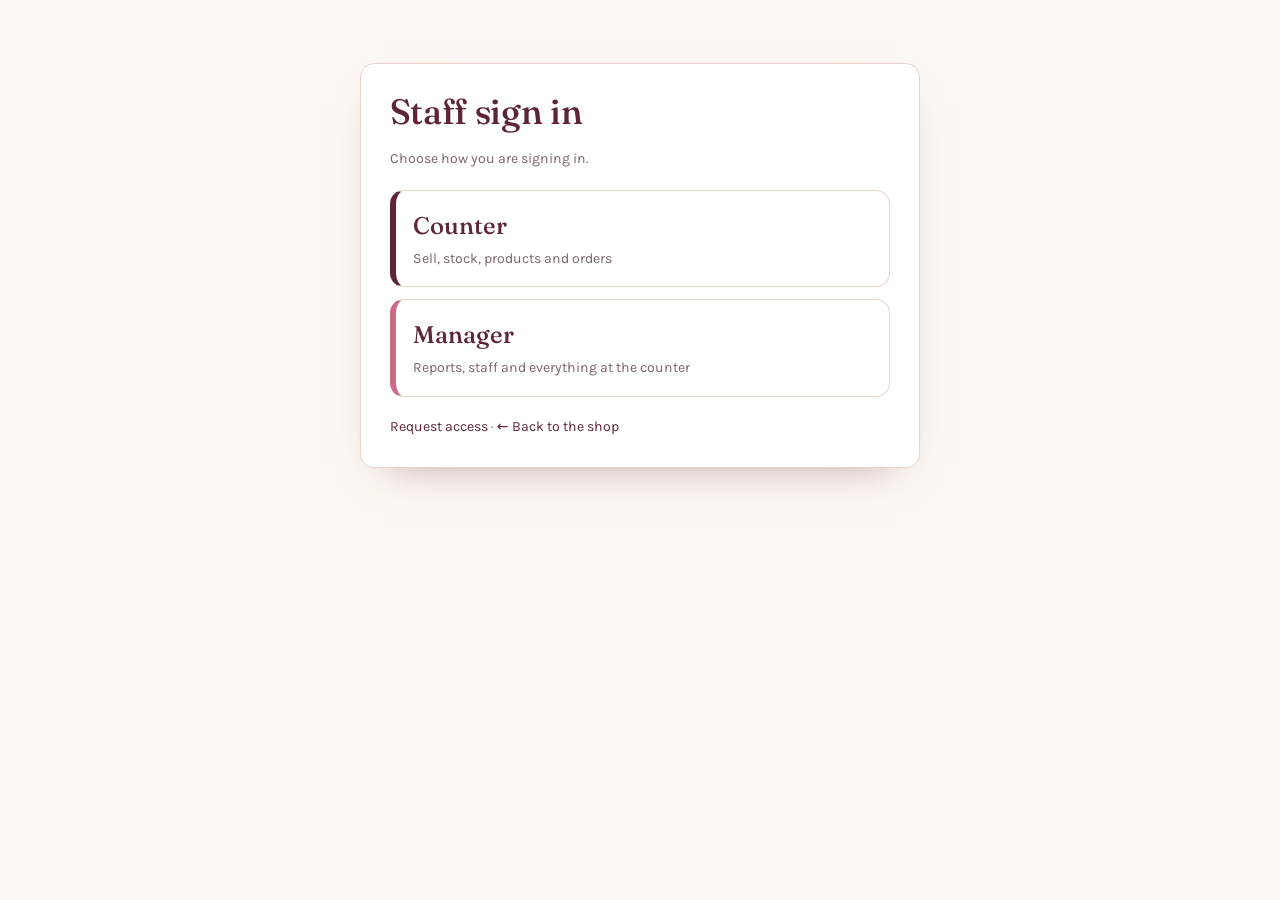
<file: index.html>
<!doctype html>
<html lang="en">
<head>
<meta charset="utf-8">
<meta name="viewport" content="width=device-width, initial-scale=1, viewport-fit=cover">
<title>Staff sign in</title>
<meta name="robots" content="noindex, nofollow">
<meta name="theme-color" content="#FDF8F3" media="(prefers-color-scheme: light)">
<meta name="theme-color" content="#1E1216" media="(prefers-color-scheme: dark)">
<script>(function(){try{var t=localStorage.getItem("maggies_theme");if(!t){t=matchMedia("(prefers-color-scheme: dark)").matches?"dark":"light";}document.documentElement.setAttribute("data-theme",t);}catch(e){}})();</script>
<link href="https://fonts.googleapis.com/css2?family=Fraunces:opsz,wght@9..144,400;9..144,500&family=Karla:wght@400;600;700&display=swap" rel="stylesheet">
<link rel="stylesheet" href="css/styles.css?v=202610202031">
<link rel="stylesheet" href="css/stores.css?v=202610202031">
<link rel="stylesheet" href="css/admin.css?v=202610202031">
</head>
<body class="admin">
<section class="gate gate--wide">
  <h1>Staff sign in</h1>
  <p>Choose how you are signing in.</p>
  <div class="doors">
    <a class="door door--maggies" href="counter.html"><b>Counter</b><small>Sell, stock, products and orders</small></a>
    <a class="door door--owner" href="manager.html"><b>Manager</b><small>Reports, staff and everything at the counter</small></a>
  </div>
  <p class="gate__links"><a href="request.html">Request access</a> &middot; <a href="https://maggiescollection.co.ke/">&larr; Back to the shop</a></p>
  <script src="js/theme.js?v=202610202031"></script>
</section>
</body>
</html>
</file>
<file: css/styles.css>
/* ===========================================================
   MAGGIE'S COLLECTION — styles.css
   Palette: "Rosewater Atelier" (cream + pink)
   Built by Flynn Technologies
   All colour, spacing and type values live as tokens below.
   No hardcoded hex values appear outside this :root block.
   =========================================================== */

/* ===========================================================
   Theme: "Rosewater Atelier" — a light (default) and dark pair
   of the same cream + pink brand. --white is a fixed constant
   (never swaps) for text sitting on a solid rose button.
   --surface is the theme-aware card/input background that used
   to be a bare white; everything else is a semantic token that
   flips meaning between the two blocks below.
   The active theme is set as data-theme="light|dark" on <html>
   by js/theme.js; a page defaults to light until that runs.
   =========================================================== */

:root, [data-theme="light"] {
  color-scheme: light;
  --porcelain: #FDF8F3;   /* page base cream            */
  --shell:     #F7EAE3;   /* raised cream surface       */
  --blush:     #F2CAD3;   /* soft pink fields           */
  --rose:      #C96C86;   /* primary pink accent        */
  --plum:      #5E2438;   /* deep contrast ink          */
  --ink:       #3B2A2F;   /* body text                  */
  --ink-soft:  #7A6469;   /* secondary text             */
  --line:      #E7D5CE;   /* hairlines + borders        */
  --surface:   #FFFFFF;   /* cards, inputs, chips       */
  --white:     #FFFFFF;   /* fixed — text on rose       */
  --cta:       #5E2438;   /* fixed — solid brand button/chip surfaces */
  --good:      #3F7D5B;
  --warn:      #B3541E;
}

[data-theme="dark"] {
  color-scheme: dark;
  --porcelain: #1E1216;   /* page base, near-black plum */
  --shell:     #2A181E;   /* raised dark surface        */
  --blush:     #4A2530;   /* muted pink fields          */
  --rose:      #E38DA2;   /* primary pink accent        */
  --plum:      #F8ECEF;   /* now the light heading ink  */
  --ink:       #EDE0E2;   /* body text                  */
  --ink-soft:  #C1A0A8;   /* secondary text             */
  --line:      #47303A;   /* hairlines + borders        */
  --surface:   #33212A;   /* cards, inputs, chips       */
  --white:     #FFFFFF;   /* fixed — text on rose       */
  --cta:       #7C2D40;   /* fixed — solid brand button/chip surfaces, brighter for a dark page */
  --good:      #6FBF95;
  --warn:      #E08A52;
}

:root {
  /* Deliberately NOT theme-aware — the footer is designed as a
     permanently dark band in both themes, same as many sites keep
     a dark footer regardless of light/dark mode elsewhere. */
  --foot-bg:     #5E2438;
  --foot-text:   #F7EAE3;
  --foot-accent: #F2CAD3;

  /* --- type --- */
  --display: "Fraunces", Georgia, "Times New Roman", serif;
  --body: "Karla", "Segoe UI", system-ui, -apple-system, sans-serif;

  /* --- scale --- */
  --step--1: clamp(0.82rem, 0.8rem + 0.1vw, 0.88rem);
  --step-0:  clamp(1rem, 0.97rem + 0.15vw, 1.08rem);
  --step-1:  clamp(1.25rem, 1.15rem + 0.5vw, 1.5rem);
  --step-2:  clamp(1.6rem, 1.4rem + 1vw, 2.2rem);
  --step-3:  clamp(2.1rem, 1.7rem + 2vw, 3.4rem);
  --step-4:  clamp(2.8rem, 2rem + 4vw, 5.2rem);

  /* --- layout --- */
  --gutter: clamp(1.1rem, 4vw, 2.6rem);
  --max: 1180px;
  --radius-s: 6px;
  --radius-m: 14px;
  --radius-pill: 999px;
  --shadow: 0 18px 44px -28px rgba(94, 36, 56, 0.55);
  --ease: cubic-bezier(0.22, 0.61, 0.36, 1);
}

*, *::before, *::after { box-sizing: border-box; }

html { scroll-behavior: smooth; -webkit-text-size-adjust: 100%; }

body {
  margin: 0;
  background: var(--porcelain);
  color: var(--ink);
  font-family: var(--body);
  font-size: var(--step-0);
  line-height: 1.6;
  overflow-x: hidden;
  transition: background-color 0.25s var(--ease), color 0.25s var(--ease);
}

body.is-locked { overflow: hidden; }

img { max-width: 100%; display: block; }

a { color: var(--plum); text-decoration: none; }
a:hover { color: var(--rose); }

h1, h2, h3, h4 {
  font-family: var(--display);
  font-weight: 500;
  line-height: 1.08;
  letter-spacing: -0.01em;
  margin: 0 0 0.5em;
  color: var(--plum);
}

h1 { font-size: var(--step-4); }
h2 { font-size: var(--step-3); }
h3 { font-size: var(--step-1); }

p { margin: 0 0 1em; max-width: 66ch; }

:focus-visible {
  outline: 2px solid var(--rose);
  outline-offset: 3px;
  border-radius: var(--radius-s);
}

.wrap { width: 100%; max-width: var(--max); margin-inline: auto; padding-inline: var(--gutter); }

.section { padding-block: clamp(3rem, 8vw, 6rem); }
.section--tight { padding-block: clamp(2rem, 5vw, 3.5rem); }
.section--shell { background: var(--shell); }

.skip {
  position: absolute; left: -9999px; top: 0;
  background: var(--cta); color: var(--white);
  padding: 0.7rem 1rem; z-index: 999;
}
.skip:focus { left: 0; }

/* ---------------- header ---------------- */

.site-head {
  position: sticky; top: 0; z-index: 60;
  background: color-mix(in srgb, var(--porcelain) 88%, transparent);
  backdrop-filter: blur(10px);
  border-bottom: 1px solid var(--line);
}

.site-head__bar {
  display: flex; align-items: center; justify-content: space-between;
  gap: 1rem; min-height: 68px;
}

.brand { display: flex; flex-direction: column; line-height: 1; }
.brand__name {
  font-family: var(--display);
  font-size: 1.32rem;
  color: var(--plum);
  letter-spacing: 0.02em;
}
.brand__note { font-size: 0.66rem; color: var(--ink-soft); letter-spacing: 0.18em; }

.nav { display: flex; align-items: center; gap: 1.6rem; }
.nav a { font-size: var(--step--1); color: var(--ink); }
.nav a[aria-current="page"] { color: var(--rose); }

.head-tools { display: flex; align-items: center; gap: 0.6rem; }

.icon-btn {
  appearance: none; border: 1px solid var(--line); background: var(--surface);
  color: var(--plum); border-radius: var(--radius-pill);
  padding: 0.45rem 0.9rem; font: inherit; font-size: var(--step--1);
  cursor: pointer; display: inline-flex; align-items: center; gap: 0.4rem;
}
.icon-btn:hover { border-color: var(--rose); color: var(--rose); }

.cart-count {
  background: var(--rose); color: var(--white);
  border-radius: var(--radius-pill);
  min-width: 1.35rem; padding: 0 0.35rem;
  font-size: 0.72rem; text-align: center;
}

.burger { display: none; }

@media (max-width: 860px) {
  .burger { display: inline-flex; }
  .nav {
    position: fixed; inset: 68px 0 auto 0;
    flex-direction: column; align-items: flex-start; gap: 0;
    background: var(--porcelain);
    border-bottom: 1px solid var(--line);
    padding: 0 var(--gutter);
    max-height: 0; overflow: hidden;
    transition: max-height 0.35s var(--ease);
  }
  .nav.is-open { max-height: 70vh; padding-block: 0.6rem 1.4rem; }
  .nav a { padding: 0.8rem 0; width: 100%; border-bottom: 1px solid var(--line); }
}

/* ---------------- hero ---------------- */

.hero { position: relative; padding-block: clamp(2.5rem, 7vw, 5rem) clamp(3rem, 8vw, 6rem); }

.hero__grid {
  display: grid; gap: clamp(1.8rem, 5vw, 3.4rem);
  grid-template-columns: 1fr;
  align-items: center;
}

@media (min-width: 900px) {
  .hero__grid { grid-template-columns: 1.05fr 0.95fr; }
}

.hero__title { margin-bottom: 0.35em; }
.hero__lead { font-size: var(--step-1); color: var(--ink-soft); max-width: 34ch; }

.hero__actions { display: flex; flex-wrap: wrap; gap: 0.8rem; margin-top: 1.8rem; }

/* the arch is the one bold moment on the page */
.arch {
  position: relative;
  aspect-ratio: 3 / 4;
  border-radius: 50vw 50vw var(--radius-m) var(--radius-m);
  background:
    radial-gradient(120% 90% at 50% 0%, var(--blush) 0%, var(--shell) 58%, var(--porcelain) 100%);
  border: 1px solid var(--line);
  overflow: hidden;
  box-shadow: var(--shadow);
}
.arch img { width: 100%; height: 100%; object-fit: cover; }
.arch__seal {
  position: absolute; left: 50%; bottom: 1.2rem; transform: translateX(-50%);
  background: var(--surface); border: 1px solid var(--line);
  border-radius: var(--radius-pill);
  padding: 0.45rem 1.1rem;
  font-size: var(--step--1); color: var(--plum);
  white-space: nowrap;
}

/* ---------------- buttons ---------------- */

.btn {
  display: inline-flex; align-items: center; justify-content: center; gap: 0.5rem;
  font: inherit; font-size: var(--step--1); letter-spacing: 0.02em;
  padding: 0.85rem 1.6rem;
  border-radius: var(--radius-pill);
  border: 1px solid transparent;
  cursor: pointer;
  transition: background 0.2s var(--ease), color 0.2s var(--ease), border-color 0.2s var(--ease);
}
.btn--solid { background: var(--cta); color: var(--white); }
.btn--solid:hover { background: var(--rose); color: var(--white); }
.btn--rose { background: var(--rose); color: var(--white); }
.btn--rose:hover { background: var(--cta); color: var(--white); }
.btn--ghost { background: transparent; color: var(--plum); border-color: var(--plum); }
.btn--ghost:hover { border-color: var(--rose); color: var(--rose); }
.btn--wide { width: 100%; }
.btn[disabled] { opacity: 0.55; cursor: not-allowed; }

/* ---------------- category rail ---------------- */

.rail-head {
  display: flex; align-items: baseline; justify-content: space-between;
  gap: 1rem; margin-bottom: 1.2rem;
}
.rail-head h2 { margin: 0; }

.rail {
  display: grid; grid-auto-flow: column;
  grid-auto-columns: minmax(214px, 62vw);
  gap: 1rem;
  overflow-x: auto;
  scroll-snap-type: x mandatory;
  padding-bottom: 0.8rem;
  scrollbar-width: thin;
}
@media (min-width: 720px) { .rail { grid-auto-columns: minmax(250px, 30%); } }
.rail > * { scroll-snap-align: start; }

/* ---------------- product card ---------------- */

.card {
  background: var(--surface);
  border: 1px solid var(--line);
  border-radius: var(--radius-m);
  overflow: hidden;
  display: flex; flex-direction: column;
}
.card__media {
  aspect-ratio: 4 / 5;
  background: var(--shell);
  position: relative;
}
.card__media img { width: 100%; height: 100%; object-fit: cover; }
.card__tag {
  position: absolute; top: 0.7rem; left: 0.7rem;
  background: var(--blush); color: var(--plum);
  font-size: 0.7rem; padding: 0.25rem 0.7rem;
  border-radius: var(--radius-pill);
}
.card__body { padding: 0.8rem 0.85rem 0.9rem; display: flex; flex-direction: column; gap: 0.3rem; flex: 1; }
.card__name { font-family: var(--display); font-size: 1rem; line-height: 1.15; color: var(--plum); }
.card__desc { font-size: var(--step--1); color: var(--ink-soft); margin: 0; }
.card__foot { margin-top: auto; display: flex; flex-direction: column; align-items: stretch; gap: 0.5rem; padding-top: 0.5rem; }
.card__price { font-weight: 700; color: var(--ink); }
.card__foot .btn { padding: 0.65rem 1rem; font-size: 0.86rem; }

@media (min-width: 620px) {
  .card__foot { flex-direction: row; align-items: center; justify-content: space-between; }
  .card__foot .btn { padding: 0.85rem 1.6rem; font-size: var(--step--1); }
}

/* ---------------- catalogue ---------------- */

.chips {
  position: sticky; top: 68px; z-index: 40;
  display: flex; gap: 0.5rem; overflow-x: auto;
  padding: 0.8rem 0;
  background: var(--porcelain);
  border-bottom: 1px solid var(--line);
  scrollbar-width: none;
}
.chips::-webkit-scrollbar { display: none; }
.chip {
  flex: 0 0 auto;
  border: 1px solid var(--line); background: var(--surface);
  color: var(--ink); border-radius: var(--radius-pill);
  padding: 0.45rem 1rem; font: inherit; font-size: var(--step--1);
  cursor: pointer; white-space: nowrap;
}
.chip.is-active { background: var(--cta); color: var(--white); border-color: var(--cta); }

.grid {
  display: grid; gap: 0.85rem;
  grid-template-columns: repeat(2, 1fr);
}
@media (min-width: 620px) {
  .grid {
    gap: 1rem;
    grid-template-columns: repeat(auto-fill, minmax(min(100%, 240px), 1fr));
  }
}

.cat-block { padding-top: 2.2rem; }
.cat-block__head { display: flex; align-items: baseline; gap: 0.8rem; margin-bottom: 1rem; }
.cat-block__count { font-size: var(--step--1); color: var(--ink-soft); }

.state {
  padding: 2.5rem 1rem; text-align: center; color: var(--ink-soft);
  border: 1px dashed var(--line); border-radius: var(--radius-m);
  background: var(--surface);
}

/* ---------------- editorial blocks ---------------- */

.split { display: grid; gap: clamp(1.5rem, 5vw, 3rem); grid-template-columns: 1fr; }
@media (min-width: 880px) { .split { grid-template-columns: 1fr 1fr; align-items: start; } }

.note-list { list-style: none; margin: 0; padding: 0; display: grid; gap: 1px; background: var(--line); border: 1px solid var(--line); border-radius: var(--radius-m); overflow: hidden; }
.note-list li { background: var(--surface); padding: 1rem 1.2rem; }
.note-list b { color: var(--plum); font-weight: 600; }

.table { width: 100%; border-collapse: collapse; background: var(--surface); border: 1px solid var(--line); border-radius: var(--radius-m); overflow: hidden; }
.table th, .table td { padding: 0.75rem 0.9rem; text-align: left; border-bottom: 1px solid var(--line); font-size: var(--step--1); }
.table th { background: var(--shell); color: var(--plum); font-weight: 600; }
.table tr:last-child td { border-bottom: 0; }
.table-scroll { overflow-x: auto; }

/* scroll reveal — one quiet entrance, disabled for reduced motion */
.reveal { opacity: 0; transform: translateY(14px); transition: opacity 0.6s var(--ease), transform 0.6s var(--ease); }
.reveal.is-in { opacity: 1; transform: none; }

/* ---------------- drawer (cart + checkout) ---------------- */

.scrim {
  position: fixed; inset: 0; z-index: 80;
  background: color-mix(in srgb, var(--plum) 45%, transparent);
  opacity: 0; pointer-events: none; transition: opacity 0.3s var(--ease);
}
.scrim.is-open { opacity: 1; pointer-events: auto; }

.drawer {
  position: fixed; top: 0; right: 0; bottom: 0; z-index: 90;
  width: min(430px, 100%);
  background: var(--porcelain);
  border-left: 1px solid var(--line);
  transform: translateX(102%);
  transition: transform 0.35s var(--ease);
  display: flex; flex-direction: column;
}
.drawer.is-open { transform: none; }
.drawer__head {
  display: flex; align-items: center; justify-content: space-between;
  padding: 1rem var(--gutter); border-bottom: 1px solid var(--line);
}
.drawer__head h3 { margin: 0; }
.drawer__body { flex: 1; overflow-y: auto; padding: 1rem var(--gutter); }
.drawer__foot { border-top: 1px solid var(--line); padding: 1rem var(--gutter) 1.4rem; background: var(--shell); }

.line {
  display: grid; grid-template-columns: 56px 1fr auto; gap: 0.8rem;
  align-items: center; padding: 0.8rem 0; border-bottom: 1px solid var(--line);
}
.line__thumb { width: 56px; height: 68px; border-radius: var(--radius-s); background: var(--shell); object-fit: cover; }
.line__name { font-size: var(--step--1); color: var(--plum); font-weight: 600; }
.line__meta { font-size: 0.78rem; color: var(--ink-soft); }
.qty { display: inline-flex; align-items: center; gap: 0.15rem; border: 1px solid var(--line); border-radius: var(--radius-pill); background: var(--surface); }
.qty button { appearance: none; border: 0; background: none; font: inherit; color: var(--plum); width: 28px; height: 28px; cursor: pointer; }
.qty span { min-width: 1.4rem; text-align: center; font-size: var(--step--1); }

.totals { display: flex; align-items: baseline; justify-content: space-between; margin-bottom: 0.9rem; }
.totals b { font-size: var(--step-1); font-family: var(--display); color: var(--plum); }

/* ---------------- forms ---------------- */

.field { display: block; margin-bottom: 0.9rem; }
.field span { display: block; font-size: var(--step--1); color: var(--ink-soft); margin-bottom: 0.3rem; }
.field input, .field select, .field textarea {
  width: 100%; font: inherit; font-size: var(--step--1);
  padding: 0.7rem 0.85rem;
  border: 1px solid var(--line); border-radius: var(--radius-s);
  background: var(--surface); color: var(--ink);
}
.field input:focus, .field select:focus, .field textarea:focus { border-color: var(--rose); outline: none; }
.form-msg { font-size: var(--step--1); margin: 0 0 0.8rem; }
.form-msg.is-bad { color: var(--warn); }
.form-msg.is-good { color: var(--good); }

/* ---------------- concierge ---------------- */

.concierge-btn {
  position: fixed; right: 1rem; bottom: 1rem; z-index: 70;
  background: var(--rose); color: var(--white);
  border: 0; border-radius: var(--radius-pill);
  padding: 0.85rem 1.3rem; font: inherit; font-size: var(--step--1);
  box-shadow: var(--shadow); cursor: pointer;
}
.concierge-btn:hover { background: var(--cta); }

.concierge {
  position: fixed; right: 1rem; bottom: 1rem; z-index: 75;
  width: min(370px, calc(100vw - 2rem));
  max-height: min(76vh, 560px);
  background: var(--porcelain);
  border: 1px solid var(--line); border-radius: var(--radius-m);
  box-shadow: var(--shadow);
  display: none; flex-direction: column; overflow: hidden;
}
.concierge.is-open { display: flex; }
.concierge__head { background: var(--cta); color: var(--white); padding: 0.9rem 1rem; display: flex; align-items: center; justify-content: space-between; }
.concierge__head strong { font-family: var(--display); font-weight: 500; }
.concierge__head button { background: none; border: 0; color: var(--porcelain); font: inherit; cursor: pointer; font-size: 1.1rem; }
.concierge__log { flex: 1; overflow-y: auto; padding: 1rem; display: flex; flex-direction: column; gap: 0.7rem; }
.bubble { max-width: 85%; padding: 0.65rem 0.9rem; border-radius: var(--radius-m); font-size: var(--step--1); }
.bubble--bot { background: var(--surface); border: 1px solid var(--line); align-self: flex-start; }
.bubble--me { background: var(--blush); color: var(--plum); align-self: flex-end; }
.bubble a { text-decoration: underline; }
.quick { display: flex; flex-wrap: wrap; gap: 0.4rem; padding: 0 1rem 0.6rem; }
.quick button {
  border: 1px solid var(--line); background: var(--surface); color: var(--plum);
  border-radius: var(--radius-pill); padding: 0.35rem 0.8rem;
  font: inherit; font-size: 0.78rem; cursor: pointer;
}
.quick button:hover { border-color: var(--rose); color: var(--rose); }
.concierge__form { display: flex; gap: 0.5rem; padding: 0.7rem 1rem 1rem; border-top: 1px solid var(--line); }
.concierge__form input { flex: 1; font: inherit; font-size: var(--step--1); padding: 0.6rem 0.8rem; border: 1px solid var(--line); border-radius: var(--radius-pill); background: var(--surface); }

/* ---------------- footer ---------------- */

.site-foot { background: var(--foot-bg); color: var(--foot-text); padding-block: clamp(2.5rem, 6vw, 4rem) 1.6rem; }
.site-foot h4 { color: var(--foot-accent); font-family: var(--display); font-weight: 500; margin: 0 0 0.6rem; }
.site-foot a { color: var(--foot-text); }
.site-foot a:hover { color: var(--foot-accent); }
.foot-grid { display: grid; gap: 1.8rem; grid-template-columns: 1fr; }
@media (min-width: 720px) { .foot-grid { grid-template-columns: 1.4fr 1fr 1fr; } }
.foot-list { list-style: none; margin: 0; padding: 0; display: grid; gap: 0.4rem; font-size: var(--step--1); }
.foot-rule { border: 0; border-top: 1px solid color-mix(in srgb, var(--shell) 25%, transparent); margin: 2rem 0 1rem; }
.foot-fine { display: flex; flex-wrap: wrap; gap: 0.6rem 1.4rem; justify-content: space-between; font-size: 0.78rem; color: color-mix(in srgb, var(--shell) 72%, transparent); }

/* ---------------- 404 ---------------- */

.lost { min-height: 62vh; display: grid; place-items: center; text-align: center; }
.lost p { margin-inline: auto; }

@media (prefers-reduced-motion: reduce) {
  html { scroll-behavior: auto; }
  .reveal { opacity: 1; transform: none; transition: none; }
  .drawer, .scrim, .nav, body { transition: none; }
}
</file>
<file: css/stores.css>
/* ===========================================================
   MAGGIE'S COLLECTION — css/stores.css
   Loaded after styles.css. Everything the two-boutique update
   adds to the storefront: store colours, badges, sale prices,
   the store switch, social buttons and the boutique cards.
   Same rule as styles.css: colours live in the token blocks.
   =========================================================== */

:root, [data-theme="light"] {
  --teal:      #2B6B70;   /* Teal accent: fills (text on it is white) */
  --teal-deep: #1D4A4E;   /* Teal, dark                          */
  --teal-soft: #D9EAEB;   /* soft teal field                               */
  --teal-ink:  #2B6B70;   /* Teal used as text                   */
  --sale:       #B23A2B;   /* discount badge fill (white text)              */
  --sale-ink:   #B23A2B;   /* sale price as text                            */
  --ok:         #2F6B4B;   /* AVAILABLE badge (white text)                  */
  --hot:        #8A5A12;   /* NEW / BEST DEAL badge (white text)            */
  --wa:         #1F7A4D;   /* WhatsApp action button (white text)           */
  --wa-deep:    #17603B;
}

[data-theme="dark"] {
  --teal:      #2B6B70;
  --teal-deep: #173A3D;
  --teal-soft: #21393C;
  --teal-ink:  #86CDD1;
  --sale:       #B23A2B;
  --sale-ink:   #F19585;
}

/* ---------------- store + discount badges ---------------- */

.badge {
  display: inline-flex; align-items: center; gap: 0.35rem;
  font-size: 0.7rem; line-height: 1; font-weight: 700;
  padding: 0.32rem 0.7rem; border-radius: var(--radius-pill);
  color: var(--white); white-space: nowrap;
}
.badge--maggies { background: var(--cta); }
.badge--off     { background: var(--sale); }

.card__media .badge { position: absolute; top: 0.7rem; }
.card__media .badge--store { left: 0.7rem; }
.card__media .badge--off   { right: 0.7rem; }

.card__cat { margin: 0; font-size: 0.74rem; color: var(--ink-soft); }

/* ---------------- sale price ---------------- */

.card__price { display: flex; flex-wrap: wrap; align-items: baseline; gap: 0.1rem 0.5rem; }
.price-now { font-weight: 700; color: var(--ink); }
.card__price.is-sale .price-now { color: var(--sale-ink); }
.price-was { font-size: var(--step--1); font-weight: 400; color: var(--ink-soft); text-decoration: line-through; }
.price-save { flex-basis: 100%; font-size: 0.74rem; font-weight: 600; color: var(--sale-ink); }

/* ---------------- catalogue filters ---------------- */

/* Sticky has to be a direct child of the section that holds the
   whole catalogue, or it has nowhere to stick. */
.filters {
  position: sticky; top: 68px; z-index: 40;
  background: var(--porcelain);
  border-bottom: 1px solid var(--line);
  padding: 0.7rem 0 0.2rem;
}
.filters .chips { position: static; border-bottom: 0; padding: 0.5rem 0 0.6rem; background: none; }

.switch { display: flex; gap: 0.5rem; overflow-x: auto; scrollbar-width: none; padding-bottom: 0.2rem; }
.switch::-webkit-scrollbar { display: none; }
.switch__btn {
  flex: 0 0 auto; display: inline-flex; align-items: center; gap: 0.5rem;
  border: 1px solid var(--line); background: var(--surface); color: var(--ink);
  border-radius: var(--radius-pill); padding: 0.5rem 1.05rem;
  font: inherit; font-size: var(--step--1); font-weight: 600; cursor: pointer; white-space: nowrap;
}
.switch__btn.is-active { background: var(--cta); color: var(--white); border-color: var(--cta); }
.switch__btn[data-offers].is-active { background: var(--sale); border-color: var(--sale); }
.switch__dot { width: 0.6rem; height: 0.6rem; border-radius: 50%; background: var(--cta); border: 2px solid var(--white); }

/* ---------------- the two boutiques (home page) ---------------- */

.boutiques { display: grid; gap: 1rem; grid-template-columns: 1fr; margin-top: 1.2rem; }
@media (min-width: 760px) { .boutiques { grid-template-columns: 1fr 1fr; } }

.boutique {
  position: relative; display: flex; flex-direction: column; justify-content: flex-end;
  min-height: 15rem; padding: 1.4rem; overflow: hidden;
  border-radius: var(--radius-m); color: var(--white);
  background: var(--cta);
}
.boutique--teal { background: var(--teal); }
.boutique__photo { position: absolute; inset: 0; width: 100%; height: 100%; object-fit: cover; }
.boutique::after {
  content: ""; position: absolute; inset: 0;
  background: linear-gradient(to top, color-mix(in srgb, var(--plum) 88%, transparent) 0%, transparent 65%);
}
.boutique--teal::after {
  background: linear-gradient(to top, color-mix(in srgb, var(--teal-deep) 92%, transparent) 0%, transparent 65%);
}
.boutique > *:not(.boutique__photo) { position: relative; z-index: 1; }
.boutique h3 { color: var(--white); font-size: var(--step-2); margin-bottom: 0.2rem; }
.boutique p { color: var(--white); margin: 0 0 0.9rem; opacity: 0.92; }
.boutique__go {
  align-self: flex-start; background: var(--white); color: var(--plum);
  border-radius: var(--radius-pill); padding: 0.55rem 1.2rem; font-size: var(--step--1); font-weight: 700;
}
.boutique:hover .boutique__go { background: var(--blush); }

/* ---------------- cart, split by boutique ---------------- */

.cart-store {
  display: flex; align-items: center; justify-content: space-between; gap: 0.6rem;
  margin: 1rem 0 0.2rem; padding-bottom: 0.4rem; border-bottom: 2px solid var(--line);
}
.cart-store:first-child { margin-top: 0; }
.cart-store b { font-family: var(--display); font-weight: 500; color: var(--plum); }
.cart-store span { font-size: var(--step--1); color: var(--ink-soft); }
.line__was { text-decoration: line-through; opacity: 0.75; }

/* ---------------- social buttons ---------------- */

.social { display: flex; flex-wrap: wrap; gap: 0.5rem; margin-top: 1rem; }
.social__btn {
  display: inline-flex; align-items: center; justify-content: center; gap: 0.45rem;
  min-width: 2.6rem; height: 2.6rem; padding: 0 0.85rem;
  border-radius: var(--radius-pill); font-size: var(--step--1); font-weight: 600;
  border: 1px solid color-mix(in srgb, var(--foot-text) 35%, transparent);
  color: var(--foot-text); background: transparent;
}
.social__btn:hover { background: var(--foot-text); color: var(--foot-bg); }
.social__btn svg { width: 1.2rem; height: 1.2rem; flex: 0 0 auto; }
.social__btn.is-pending { opacity: 0.5; cursor: not-allowed; }
.social__btn.is-pending:hover { background: transparent; color: var(--foot-text); }

/* compact icon-only version in the header (desktop only) */
.social--head { display: none; margin: 0; }
.social--head .social__btn {
  min-width: 2.2rem; height: 2.2rem; padding: 0; color: var(--plum);
  border-color: var(--line); background: var(--surface);
}
.social--head .social__btn span { display: none; }
.social--head .social__btn:hover { background: var(--surface); border-color: var(--rose); color: var(--rose); }
.social--head .social__btn.is-pending:hover { border-color: var(--line); color: var(--plum); }
@media (min-width: 1040px) { .social--head { display: flex; } }

/* ---------------- product cards link to the product page ---------------- */

a.card__media { display: block; color: inherit; }
.card__name a { color: inherit; }
.card__name a:hover { color: var(--rose); }
.card__media .badge--hot { top: auto; bottom: 0.7rem; left: 0.7rem; background: var(--hot); }

.badge--ok { background: var(--ok); }
.badge--hot-solid { background: var(--hot); }

.btn--wa { background: var(--wa); color: var(--white); }
.btn--wa:hover { background: var(--wa-deep); color: var(--white); }

/* ---------------- one family, three doors (home page) ---------------- */

.boutiques--three { grid-template-columns: 1fr; }
@media (min-width: 760px) { .boutiques--three { grid-template-columns: repeat(3, 1fr); } }
.boutique--kids { background: var(--sale); }
.boutique--kids::after {
  background: linear-gradient(to top, color-mix(in srgb, var(--plum) 88%, transparent) 0%, transparent 65%);
}

/* ---------------- product page ---------------- */

.crumbs { display: flex; flex-wrap: wrap; gap: 0.4rem; align-items: center; margin: 1.4rem 0 1rem; font-size: var(--step--1); color: var(--ink-soft); }
.crumbs a { color: var(--ink-soft); }
.crumbs a:hover { color: var(--rose); }
.crumbs span:last-child { color: var(--plum); }

.pdp { display: grid; gap: clamp(1.4rem, 4vw, 3rem); grid-template-columns: 1fr; align-items: start; }
@media (min-width: 880px) { .pdp { grid-template-columns: 1.05fr 0.95fr; } }

.pdp__stage {
  aspect-ratio: 4 / 5; background: var(--shell);
  border: 1px solid var(--line); border-radius: var(--radius-m); overflow: hidden;
  display: grid; place-items: center;
}
.pdp__stage img { width: 100%; height: 100%; object-fit: cover; }
.pdp__blank { font-family: var(--display); font-size: 6rem; color: var(--blush); }
.pdp__thumbs { display: flex; gap: 0.6rem; margin-top: 0.7rem; overflow-x: auto; scrollbar-width: thin; padding-bottom: 0.3rem; }
.pdp__thumb {
  flex: 0 0 auto; width: 4.4rem; aspect-ratio: 4 / 5; padding: 0; cursor: pointer;
  border: 2px solid var(--line); border-radius: var(--radius-s); overflow: hidden; background: var(--shell);
}
.pdp__thumb img { width: 100%; height: 100%; object-fit: cover; }
.pdp__thumb.is-active { border-color: var(--rose); }

.pdp__badges { display: flex; flex-wrap: wrap; gap: 0.4rem; margin-bottom: 0.9rem; }
.pdp__title { font-size: var(--step-3); margin-bottom: 0.3em; }
.pdp__price { display: flex; flex-wrap: wrap; align-items: center; gap: 0.4rem 0.9rem; margin-bottom: 1rem; }
.pdp__now { font-family: var(--display); font-size: var(--step-2); color: var(--plum); }
.pdp__now.is-sale { color: var(--sale-ink); }
.pdp__was { color: var(--ink-soft); font-size: var(--step-1); }
.pdp__desc { color: var(--ink); }

.pdp__sizes { border: 0; margin: 1.2rem 0 0; padding: 0; }
.pdp__sizes legend { font-size: var(--step--1); color: var(--ink-soft); padding: 0; margin-bottom: 0.5rem; }
.pdp__sizerow { display: flex; flex-wrap: wrap; gap: 0.5rem; }
.size-btn {
  min-width: 3rem; padding: 0.6rem 0.9rem; font: inherit; font-size: var(--step--1); font-weight: 600;
  background: var(--surface); color: var(--ink); border: 1px solid var(--line);
  border-radius: var(--radius-s); cursor: pointer;
}
.size-btn:hover { border-color: var(--rose); }
.size-btn.is-active { background: var(--cta); border-color: var(--cta); color: var(--white); }

.pdp__actions { display: grid; gap: 0.6rem; margin: 0.4rem 0 1.8rem; }
@media (min-width: 520px) { .pdp__actions { grid-template-columns: 1.4fr 1fr; } }
.pdp #pdpMsg { margin: 0.9rem 0 0; min-height: 1.2em; }

.pdp__h2 { font-size: var(--step-1); margin-bottom: 0.6rem; }
.pdp__specs th { width: 38%; white-space: nowrap; }
.pdp__note { margin-top: 0.8rem; font-size: var(--step--1); color: var(--ink-soft); }
.pdp__related { margin-top: clamp(2.4rem, 6vw, 4rem); }
.pdp__related h2 { font-size: var(--step-2); }

/* New arrivals filter */
.switch__btn[data-fresh].is-active { background: var(--hot); border-color: var(--hot); }

/* ===========================================================
   Compact product cards: landscape photo, price first, small button.
   Two to a row on a phone, five across on a wide screen.
   =========================================================== */

.sr-only { position: absolute; width: 1px; height: 1px; margin: -1px; padding: 0; overflow: hidden; clip: rect(0 0 0 0); white-space: nowrap; border: 0; }

.grid { gap: 0.6rem; }
@media (min-width: 620px) {
  .grid { gap: 0.8rem; grid-template-columns: repeat(auto-fill, minmax(min(100%, 190px), 1fr)); }
}

.card--product { border-radius: 12px; }
.card--product .card__media { aspect-ratio: 4 / 3; }
.card--product .card__body { padding: 0.55rem 0.6rem 0.65rem; gap: 0.15rem; }

.card--product .card__priceline { display: flex; flex-wrap: wrap; align-items: center; gap: 0.25rem 0.4rem; }
.card--product .price-now { font-family: var(--display); font-weight: 600; font-size: 1.02rem; line-height: 1.1; color: var(--plum); }
.card--product .price-now.is-sale { color: var(--sale-ink); }
.card--product .price-was { font-size: 0.74rem; color: var(--ink-soft); line-height: 1.1; }
.card--product .badge { font-size: 0.64rem; padding: 0.22rem 0.5rem; }
.card--product .card__media .badge--hot { top: 0.5rem; left: 0.5rem; bottom: auto; }

.card--product .card__name {
  margin: 0.15rem 0 0; font-size: 0.92rem; line-height: 1.2;
  display: -webkit-box; -webkit-line-clamp: 2; -webkit-box-orient: vertical; overflow: hidden;
}
.card--product .card__cat { font-size: 0.7rem; }
.card--product .card__size { margin: 0.3rem 0 0; }
.card--product .card__size select { padding: 0.35rem 0.5rem; font-size: 0.8rem; }
.card--product .btn { width: 100%; margin-top: 0.4rem; padding: 0.5rem 0.6rem; font-size: 0.8rem; }

/* the home page "new on the rail" strip uses the same smaller cards */
.rail { grid-auto-columns: minmax(168px, 46vw); gap: 0.7rem; }
@media (min-width: 720px) { .rail { grid-auto-columns: minmax(190px, 21%); } }
</file>
<file: css/admin.css>
/* ===========================================================
   MAGGIE'S COLLECTION — admin/admin.css
   The staff desks. Loaded after ../css/styles.css and
   ../css/stores.css and reuses their tokens; nothing here
   redefines a colour.

   Layout: sidebar + content on a wide screen, content + bottom
   tab bar on a phone. Counter and manager share one look.
   =========================================================== */

body.admin {
  --accent: var(--cta);
  --accent-ink: var(--plum);
  --desk-bg: var(--foot-bg);
  --desk-text: var(--foot-text);
  --s1: var(--cta);       /* chart series: website */
  --s2: var(--teal);     /* chart series: till (the teal token) */
  margin: 0;
}

[hidden] { display: none !important; }

/* ---------------- sign in ---------------- */

.gate {
  position: relative;
  max-width: 420px; margin: 7vh auto; background: var(--surface);
  border: 1px solid var(--line); border-radius: var(--radius-m);
  padding: 1.8rem; box-shadow: var(--shadow);
}
.gate--wide { max-width: 560px; }
.gate h1 { font-size: var(--step-2); }
.gate p { color: var(--ink-soft); font-size: var(--step--1); }
.gate__mark { width: 2.6rem; height: 0.35rem; border-radius: var(--radius-pill); background: var(--cta); margin-bottom: 1.1rem; }
.gate__links { margin: 1.2rem 0 0; }
.gate__theme { position: absolute; top: 1rem; right: 1rem; }

.doors { display: grid; gap: 0.75rem; margin-top: 1.2rem; }
.door {
  display: flex; flex-direction: column; gap: 0.15rem;
  padding: 1rem 1.1rem; border-radius: var(--radius-m);
  border: 1px solid var(--line); border-left: 6px solid var(--cta);
  background: var(--surface);
}
.door b { font-family: var(--display); font-weight: 500; font-size: var(--step-1); color: var(--plum); }
.door span, .door small { font-size: var(--step--1); color: var(--ink-soft); }
.door--owner { border-left-color: var(--rose); }
.door:hover { border-color: var(--rose); }

.gate h2 { font-size: var(--step-1); margin-top: 0; }
.gate__forgot { margin: -0.3rem 0 0.8rem; text-align: right; }
.linklike {
  appearance: none; border: 0; background: none; padding: 0; cursor: pointer;
  font: inherit; font-size: var(--step--1); color: var(--rose); text-decoration: underline;
}
.linklike:hover { color: var(--plum); }

.pw-wrap { position: relative; display: block; }
.pw-wrap input { padding-right: 4.4rem; }
.pw-toggle {
  position: absolute; top: 50%; right: 0.5rem; transform: translateY(-50%);
  border: 0; background: none; color: var(--rose);
  font: inherit; font-size: 0.78rem; font-weight: 600; cursor: pointer; padding: 0.3rem 0.5rem;
}
.pw-toggle:hover { color: var(--plum); }

/* ---------------- shell ---------------- */

.desk { display: block; min-height: 100vh; }
.main { min-width: 0; padding-bottom: 5.5rem; }

.side { display: none; }
.tabbar {
  position: fixed; left: 0; right: 0; bottom: 0; z-index: 60;
  display: grid; grid-auto-flow: column; grid-auto-columns: minmax(4.4rem, 1fr);
  overflow-x: auto; scrollbar-width: none;
  background: var(--surface); border-top: 1px solid var(--line);
  padding-bottom: env(safe-area-inset-bottom);
}
.tabbar button {
  appearance: none; border: 0; background: none; color: var(--ink-soft); font: inherit;
  display: flex; flex-direction: column; align-items: center; gap: 0.2rem;
  padding: 0.6rem 0.2rem 0.55rem; font-size: 0.72rem; font-weight: 600; cursor: pointer;
  position: relative;
}
.tabbar button svg { width: 1.35rem; height: 1.35rem; }
.tabbar button.is-active { color: var(--accent-ink); }
.tabbar button.is-active::before {
  content: ""; position: absolute; top: 0; left: 28%; right: 28%; height: 3px;
  border-radius: 0 0 3px 3px; background: var(--accent);
}
.tabbar .count, .side__link .count {
  min-width: 1.2rem; padding: 0 0.3rem; border-radius: var(--radius-pill);
  background: var(--sale); color: var(--white); font-size: 0.68rem; line-height: 1.2rem; text-align: center;
}
.tabbar .count { position: absolute; top: 0.35rem; left: calc(50% + 0.5rem); }

@media (min-width: 960px) {
  .desk { display: grid; grid-template-columns: 252px minmax(0, 1fr); }
  .main { padding-bottom: 3rem; }
  .tabbar { display: none; }
  .topbar__mobile { display: none; }

  .side {
    display: flex; flex-direction: column; gap: 1.4rem;
    position: sticky; top: 0; height: 100vh; overflow-y: auto;
    background: var(--desk-bg); color: var(--desk-text); padding: 1.4rem 1rem;
  }
  .side__brand { display: flex; align-items: center; gap: 0.7rem; padding: 0 0.5rem; }
  .side__logo { width: 2.3rem; height: 2.3rem; border-radius: 0.7rem; background: var(--foot-accent); flex: 0 0 auto; }
  .side__brand b { display: block; font-family: var(--display); font-weight: 500; font-size: 1.08rem; line-height: 1.15; }
  .side__brand small { display: block; font-size: 0.74rem; opacity: 0.75; }

  .side__nav { display: grid; gap: 0.2rem; }
  .side__link {
    appearance: none; border: 0; background: none; color: inherit; font: inherit;
    display: flex; align-items: center; gap: 0.75rem; width: 100%;
    padding: 0.7rem 0.8rem; border-radius: var(--radius-s); cursor: pointer; text-align: left;
    font-size: var(--step--1); font-weight: 600; opacity: 0.85;
  }
  .side__link svg { width: 1.25rem; height: 1.25rem; flex: 0 0 auto; }
  .side__link:hover { background: color-mix(in srgb, var(--desk-text) 12%, transparent); opacity: 1; }
  .side__link.is-active { background: var(--desk-text); color: var(--desk-bg); opacity: 1; }
  .side__link .count { margin-left: auto; }

  .side__foot { margin-top: auto; display: grid; gap: 0.4rem; }
  .side__who { font-size: 0.76rem; opacity: 0.75; padding: 0 0.5rem; overflow-wrap: anywhere; }
  .side__btn {
    display: block; width: 100%; text-align: left; appearance: none; background: none; cursor: pointer;
    border: 1px solid color-mix(in srgb, var(--desk-text) 30%, transparent); color: var(--desk-text);
    border-radius: var(--radius-s); padding: 0.55rem 0.8rem; font: inherit; font-size: 0.82rem;
  }
  .side__btn:hover { background: color-mix(in srgb, var(--desk-text) 12%, transparent); color: var(--desk-text); }
}

.topbar {
  display: flex; align-items: flex-end; justify-content: space-between; gap: 0.8rem; flex-wrap: wrap;
  padding: 1.1rem var(--gutter) 0.9rem;
  border-bottom: 1px solid var(--line); background: var(--porcelain);
  position: sticky; top: 0; z-index: 30;
}
.topbar h1 { font-size: var(--step-2); margin: 0; line-height: 1; }
.topbar__store { display: block; font-size: 0.76rem; font-weight: 700; color: var(--accent-ink); margin-bottom: 0.25rem; }
.topbar__tools { display: flex; align-items: center; gap: 0.5rem; flex-wrap: wrap; }
@media (min-width: 960px) { .topbar__store { display: none; } }

.scope { display: inline-flex; align-items: center; gap: 0.4rem; font-size: 0.78rem; color: var(--ink-soft); }
.scope select {
  font: inherit; font-size: 0.82rem; color: var(--plum); font-weight: 600;
  border: 1px solid var(--line); background: var(--surface); border-radius: var(--radius-pill); padding: 0.35rem 0.8rem;
}

.content { max-width: 1120px; padding: 1.2rem var(--gutter) 2rem; }

.pane { display: none; }
.pane.is-active { display: block; }

/* ---------------- shared bits ---------------- */

.panel {
  background: var(--surface); border: 1px solid var(--line);
  border-radius: var(--radius-m); padding: 1.1rem; margin-bottom: 1.1rem;
}
.panel--flush { padding: 0.2rem 1.1rem; }
.panel__head { display: flex; align-items: baseline; justify-content: space-between; gap: 0.8rem; flex-wrap: wrap; margin-bottom: 0.6rem; }
.panel__head h2 { font-size: var(--step-1); margin: 0; }
.hint { font-size: 0.78rem; color: var(--ink-soft); margin: 0 0 0.9rem; max-width: none; }
.panel__head .hint { margin: 0; }

.admin-msg { font-size: var(--step--1); margin: 0 0 0.8rem; min-height: 1.2em; }
.admin-msg:empty { display: none; }
.admin-msg.is-bad { color: var(--warn); }
.admin-msg.is-good { color: var(--good); }

.mini {
  border: 1px solid var(--line); background: var(--surface); color: var(--plum);
  border-radius: var(--radius-pill); padding: 0.4rem 0.9rem;
  font: inherit; font-size: 0.8rem; cursor: pointer;
}
.mini:hover { border-color: var(--rose); color: var(--rose); }
.mini--danger { color: var(--warn); }
.mini--on { background: var(--blush); }
.mini--go { background: var(--cta); border-color: var(--cta); color: var(--white); font-weight: 700; }
.mini--go:hover { background: var(--rose); border-color: var(--rose); color: var(--white); }

.pill {
  display: inline-block; border-radius: var(--radius-pill);
  padding: 0.16rem 0.7rem; font-size: 0.74rem; line-height: 1.3;
  background: var(--shell); color: var(--plum); border: 1px solid var(--line);
}
.pill--new { background: var(--blush); }
.pill--done { background: var(--surface); color: var(--good); border-color: var(--good); }
.pill--wait { background: var(--surface); color: var(--sale-ink); border-color: var(--sale-ink); }

.toolbar { display: flex; gap: 0.6rem; margin-bottom: 0.9rem; flex-wrap: wrap; }
.toolbar__search {
  flex: 1 1 14rem; min-width: 0; font: inherit; font-size: var(--step--1);
  padding: 0.65rem 0.9rem; border: 1px solid var(--line); border-radius: var(--radius-pill);
  background: var(--surface); color: var(--ink);
}
.toolbar__search:focus { border-color: var(--rose); outline: none; }
.toolbar select.mini { padding: 0.6rem 0.9rem; }

.seg { display: flex; gap: 0.4rem; margin-bottom: 0.9rem; overflow-x: auto; scrollbar-width: none; }
.seg::-webkit-scrollbar { display: none; }
.seg button {
  flex: 0 0 auto; border: 1px solid var(--line); background: var(--surface); color: var(--ink);
  border-radius: var(--radius-pill); padding: 0.45rem 1rem; font: inherit; font-size: var(--step--1); cursor: pointer;
  display: inline-flex; gap: 0.4rem; align-items: center;
}
.seg button.is-active { background: var(--accent); border-color: var(--accent); color: var(--white); font-weight: 700; }
.seg .count { background: var(--sale); color: var(--white); border-radius: var(--radius-pill); font-size: 0.68rem; padding: 0 0.4rem; line-height: 1.15rem; }

.empty {
  padding: 2rem 1rem; text-align: center; color: var(--ink-soft); font-size: var(--step--1);
  border: 1px dashed var(--line); border-radius: var(--radius-m);
}
.empty b { display: block; color: var(--plum); margin-bottom: 0.2rem; }

.two-col { display: grid; gap: 0 1rem; grid-template-columns: 1fr; }
@media (min-width: 560px) { .two-col { grid-template-columns: 1fr 1fr; } }
.two-up { display: grid; gap: 1.1rem; grid-template-columns: 1fr; }
@media (min-width: 860px) { .two-up { grid-template-columns: 1fr 1fr; } .two-up .panel { margin-bottom: 0; } }

/* ---------------- KPIs ---------------- */

.kpis { display: grid; gap: 0.75rem; grid-template-columns: repeat(2, 1fr); margin-bottom: 1.1rem; }
@media (min-width: 760px) { .kpis { grid-template-columns: repeat(4, 1fr); } }
.kpi {
  background: var(--surface); border: 1px solid var(--line); border-radius: var(--radius-m);
  padding: 0.9rem 1rem; display: flex; flex-direction: column; gap: 0.15rem; min-width: 0;
}
.kpi__label { font-size: 0.78rem; color: var(--ink-soft); }
.kpi__value { font-family: var(--display); font-size: var(--step-2); line-height: 1.1; color: var(--plum); overflow-wrap: anywhere; }
.kpi__sub { font-size: 0.76rem; color: var(--ink-soft); }
.kpi--alert { border-color: var(--sale-ink); }
.kpi--alert .kpi__value { color: var(--sale-ink); }

/* ---------------- owner: boutique cards ---------------- */

.storecards { display: grid; gap: 0.9rem; grid-template-columns: 1fr; margin-bottom: 1.1rem; }
@media (min-width: 760px) { .storecards { grid-template-columns: 1fr 1fr; } }
.storecard { background: var(--surface); border: 1px solid var(--line); border-radius: var(--radius-m); overflow: hidden; }
.storecard__top { display: flex; align-items: center; justify-content: space-between; gap: 0.6rem; padding: 0.75rem 1rem; color: var(--white); background: var(--cta); }
.storecard__top b { font-family: var(--display); font-weight: 500; font-size: var(--step-1); color: var(--white); }
.storecard__top a { color: var(--white); font-size: 0.78rem; text-decoration: underline; }
.storecard dl { margin: 0; padding: 0.4rem 1rem 0.8rem; }
.storecard dl > div { display: flex; justify-content: space-between; gap: 1rem; padding: 0.5rem 0; border-bottom: 1px solid var(--line); font-size: var(--step--1); }
.storecard dl > div:last-child { border-bottom: 0; }
.storecard dt { color: var(--ink-soft); }
.storecard dd { margin: 0; font-weight: 700; color: var(--plum); text-align: right; }

.share { display: flex; height: 0.9rem; border-radius: var(--radius-pill); overflow: hidden; background: var(--shell); margin: 0.5rem 0 0.3rem; }
.share span:nth-child(1) { background: var(--s1); }
.share span:nth-child(2) { background: var(--s2); }

/* ---------------- charts ---------------- */

.chart { width: 100%; height: auto; display: block; }
.chart text { fill: var(--ink-soft); font-size: 11px; font-family: var(--body); }
.chart .grid-line { stroke: var(--line); stroke-width: 1; }
.chart .bar-1 { fill: var(--accent); }
.chart .bar-1 { fill: var(--s1); }
.chart .bar-2 { fill: var(--s2); }
.legend { display: flex; gap: 1rem; flex-wrap: wrap; font-size: 0.78rem; color: var(--ink-soft); margin-top: 0.4rem; }
.legend i { display: inline-block; width: 0.7rem; height: 0.7rem; border-radius: 3px; margin-right: 0.35rem; vertical-align: -1px; }

.hbar { display: grid; gap: 0.7rem; }
.hbar__row { display: grid; gap: 0.25rem; }
.hbar__top { display: flex; justify-content: space-between; gap: 0.8rem; font-size: var(--step--1); }
.hbar__top b { color: var(--plum); font-weight: 600; overflow-wrap: anywhere; }
.hbar__top span { color: var(--ink-soft); white-space: nowrap; }
.hbar__track { height: 0.55rem; background: var(--shell); border-radius: var(--radius-pill); overflow: hidden; }
.hbar__fill { height: 100%; background: var(--accent); border-radius: var(--radius-pill); }
.hbar__fill--maggies { background: var(--s1); }

.compare { width: 100%; border-collapse: collapse; font-size: var(--step--1); }
.compare th, .compare td { padding: 0.65rem 0.6rem; text-align: right; border-bottom: 1px solid var(--line); }
.compare th:first-child, .compare td:first-child { text-align: left; color: var(--ink-soft); font-weight: 400; }
.compare thead th { color: var(--plum); font-weight: 700; }
.compare tr:last-child td { border-bottom: 0; }
.compare td { font-variant-numeric: tabular-nums; }

/* ---------------- product rows ---------------- */

.row {
  display: grid; gap: 0.6rem 0.9rem; align-items: center;
  grid-template-columns: 56px 1fr;
  padding: 0.85rem 0; border-bottom: 1px solid var(--line);
}
.row:last-child { border-bottom: 0; }
.row__thumb { width: 56px; height: 68px; border-radius: var(--radius-s); background: var(--shell); object-fit: cover; border: 1px solid var(--line); }
.row__title { font-weight: 600; color: var(--plum); display: flex; gap: 0.5rem; align-items: center; flex-wrap: wrap; }
.row__meta { font-size: var(--step--1); color: var(--ink-soft); margin-top: 0.1rem; }
.row__price s { color: var(--ink-soft); margin-left: 0.3rem; }
.row__acts { display: flex; gap: 0.4rem; flex-wrap: wrap; grid-column: 1 / -1; }
@media (min-width: 720px) {
  .row { grid-template-columns: 56px 1fr auto; }
  .row__acts { grid-column: auto; }
}

/* ---------------- orders ---------------- */

.order {
  background: var(--surface); border: 1px solid var(--line); border-left: 5px solid var(--sale-ink);
  border-radius: var(--radius-m); padding: 1rem 1.1rem; margin-bottom: 0.85rem;
}
.order.is-verified { border-left-color: var(--good); }
.order.is-cancelled { border-left-color: var(--line); opacity: 0.75; }
.order__head { display: flex; align-items: center; justify-content: space-between; gap: 0.6rem; flex-wrap: wrap; }
.order__code { font-family: var(--display); font-size: var(--step-1); color: var(--plum); font-weight: 500; }
.order__tags { display: flex; gap: 0.4rem; align-items: center; flex-wrap: wrap; }
.order__when { font-size: 0.78rem; color: var(--ink-soft); }
.order__who { margin: 0.5rem 0 0; font-size: var(--step--1); max-width: none; }
.order__who span { color: var(--ink-soft); }
.order__items { margin: 0.6rem 0 0; padding: 0; list-style: none; border-top: 1px solid var(--line); }
.order__items li { display: flex; justify-content: space-between; gap: 1rem; padding: 0.4rem 0; border-bottom: 1px solid var(--line); font-size: var(--step--1); }
.order__items s { color: var(--ink-soft); margin-left: 0.3rem; font-size: 0.78rem; }
.order__money { display: flex; flex-wrap: wrap; gap: 0.2rem 1.2rem; margin-top: 0.6rem; font-size: var(--step--1); color: var(--ink-soft); }
.order__money b { color: var(--plum); }
.order__note { margin: 0.5rem 0 0; font-size: var(--step--1); color: var(--ink-soft); max-width: none; }
.order__acts { display: flex; gap: 0.5rem; flex-wrap: wrap; align-items: center; margin-top: 0.9rem; }
.order__stamp { font-size: 0.78rem; color: var(--good); font-weight: 600; }
.order__acts select.mini { padding: 0.4rem 0.8rem; }
.order__acts a.mini { text-decoration: none; }

/* ---------------- product sheet ---------------- */

.sheet-scrim { position: fixed; inset: 0; z-index: 90; background: color-mix(in srgb, var(--plum) 45%, transparent); }
.sheet {
  position: fixed; top: 0; right: 0; bottom: 0; z-index: 95; width: min(500px, 100%);
  background: var(--porcelain); border-left: 1px solid var(--line);
  display: flex; flex-direction: column; box-shadow: var(--shadow);
}
.sheet:not([hidden]) { animation: sheet-in 0.28s var(--ease); }
@keyframes sheet-in { from { transform: translateX(40px); opacity: 0; } to { transform: none; opacity: 1; } }
.sheet__head { display: flex; align-items: center; justify-content: space-between; padding: 1rem var(--gutter); border-bottom: 1px solid var(--line); }
.sheet__head h2 { margin: 0; font-size: var(--step-1); }
.sheet__body { flex: 1; overflow-y: auto; padding: 1rem var(--gutter) 2rem; }
.sheet__acts { display: flex; gap: 0.6rem; flex-wrap: wrap; margin-top: 1rem; }
.check { display: flex; gap: 0.6rem; align-items: center; margin: 0.4rem 0; font-size: var(--step--1); }
.check input { width: auto; }
.offer-preview {
  margin: -0.3rem 0 1rem; padding: 0.55rem 0.8rem; border-radius: var(--radius-s);
  background: var(--shell); font-size: 0.8rem; color: var(--ink-soft); max-width: none;
}
.offer-preview.is-on { background: var(--surface); border: 1px solid var(--sale-ink); color: var(--sale-ink); font-weight: 600; }
.offer-preview.is-bad { background: var(--surface); border: 1px solid var(--warn); color: var(--warn); }
.img-preview { width: 72px; height: 88px; object-fit: cover; border-radius: var(--radius-s); border: 1px solid var(--line); margin-bottom: 0.9rem; }

/* ---------------- toast ---------------- */

.toast {
  position: fixed; left: 50%; bottom: 5.4rem; z-index: 120; transform: translate(-50%, 20px);
  max-width: min(92vw, 420px); padding: 0.7rem 1.1rem; border-radius: var(--radius-pill);
  background: var(--plum); color: var(--porcelain); font-size: var(--step--1);
  opacity: 0; pointer-events: none; transition: opacity 0.2s var(--ease), transform 0.2s var(--ease);
}
.toast.is-on { opacity: 1; transform: translate(-50%, 0); }
.toast.is-bad { background: var(--warn); color: var(--white); }
@media (min-width: 960px) { .toast { bottom: 1.6rem; } }

@media (prefers-reduced-motion: reduce) {
  .sheet:not([hidden]) { animation: none; }
  .toast { transition: none; }
}


/* ---------------- sell (till) ---------------- */

.pos { display: grid; gap: 1rem; grid-template-columns: 1fr; align-items: start; }
@media (min-width: 980px) { .pos { grid-template-columns: minmax(0, 1.5fr) minmax(0, 1fr); } .cart { position: sticky; top: 1rem; } }
.pos__find .toolbar__search { width: 100%; margin-bottom: 0.8rem; }

.tiles { display: grid; gap: 0.7rem; grid-template-columns: 1fr; }
@media (min-width: 560px) { .tiles { grid-template-columns: 1fr 1fr; } }
.tile {
  display: grid; grid-template-columns: 4.2rem 1fr; gap: 0.75rem; align-items: start;
  background: var(--surface); border: 1px solid var(--line); border-radius: var(--radius-m); padding: 0.7rem;
}
.tile__img { width: 4.2rem; height: 5.2rem; border-radius: var(--radius-s); object-fit: cover; background: var(--line); }
.chips { display: flex; flex-wrap: wrap; gap: 0.35rem; margin-top: 0.5rem; }
.chip {
  appearance: none; font: inherit; font-size: 0.8rem; font-weight: 700; cursor: pointer;
  border: 1px solid var(--line); background: var(--surface); color: var(--ink);
  border-radius: var(--radius-pill); padding: 0.4rem 0.8rem; min-height: 2.2rem;
}
.chip:hover { border-color: var(--accent); }
.chip.is-out, .chip:disabled { opacity: 0.4; cursor: not-allowed; text-decoration: line-through; }

.cart__label { display: block; font-size: var(--step--1); font-weight: 700; margin: 0.8rem 0 0.4rem; }
.cart__pay { margin-top: 0.4rem; }
.cartline {
  display: grid; grid-template-columns: 1fr auto; gap: 0.4rem 0.7rem; align-items: center;
  padding: 0.7rem 0; border-bottom: 1px solid var(--line);
}
.cartline__qty { display: flex; align-items: center; gap: 0.45rem; }
.cartline__price { display: grid; gap: 0.15rem; font-size: 0.72rem; color: var(--ink-soft); }
.cartline__price input { width: 6rem; }
.cartline__sum { text-align: right; }
.cart__total {
  display: flex; flex-wrap: wrap; align-items: baseline; justify-content: space-between; gap: 0.3rem 1rem;
  margin: 1rem 0 0.6rem; font-size: var(--step-1);
}
.cart__total b { font-family: var(--display); font-size: var(--step-2); }
.cart__total small { flex-basis: 100%; font-size: var(--step--1); color: var(--ink-soft); }
.cart__total small.is-good { color: var(--ok); }
.cart__total small.is-bad { color: var(--sale); }
.receipt { display: flex; align-items: center; justify-content: space-between; gap: 1rem; }
.receipt p { margin: 0.2rem 0 0; }

/* ---------------- stock ---------------- */

.stockbox { margin-bottom: 0.8rem; }
.stockhead { display: flex; align-items: center; gap: 0.75rem; margin-bottom: 0.6rem; }
.stockopen { display: grid; gap: 0 0.8rem; grid-template-columns: repeat(auto-fill, minmax(6.5rem, 1fr)); margin: 0.5rem 0; }
.stockrow {
  display: grid; align-items: center; gap: 0.45rem;
  grid-template-columns: 3.2rem 2.4rem minmax(4.5rem, 6rem) minmax(8rem, 1fr) auto auto auto;
  padding: 0.5rem 0; border-top: 1px solid var(--line);
}
.stockrow__size { font-size: var(--step--1); }
.stockrow__qty { font-family: var(--display); font-size: var(--step-1); text-align: center; }
.stockrow__qty.is-low { color: var(--sale); }
.stockrow__qty.is-zero { color: var(--sale); opacity: 0.7; }
@media (max-width: 720px) {
  .stockrow { grid-template-columns: 3rem 2.2rem 1fr 1fr; }
  .stockrow .mini { width: 100%; }
}
.move { display: grid; grid-template-columns: 3rem 1fr; gap: 0.7rem; align-items: center; padding: 0.55rem 0; border-top: 1px solid var(--line); }
.move:first-child { border-top: 0; }
.move__delta { font-family: var(--display); font-size: var(--step-1); text-align: center; }
.move__delta.is-up { color: var(--ok); }
.move__delta.is-down { color: var(--sale); }


/* ---------------- start fresh ---------------- */

.panel--danger { border-color: var(--sale); }
.panel--danger .panel__head h2 { color: var(--sale); }
.check { display: flex; align-items: center; gap: 0.5rem; margin: 0.6rem 0; font-size: var(--step--1); }
.check input { width: 1.1rem; height: 1.1rem; }
</file>
